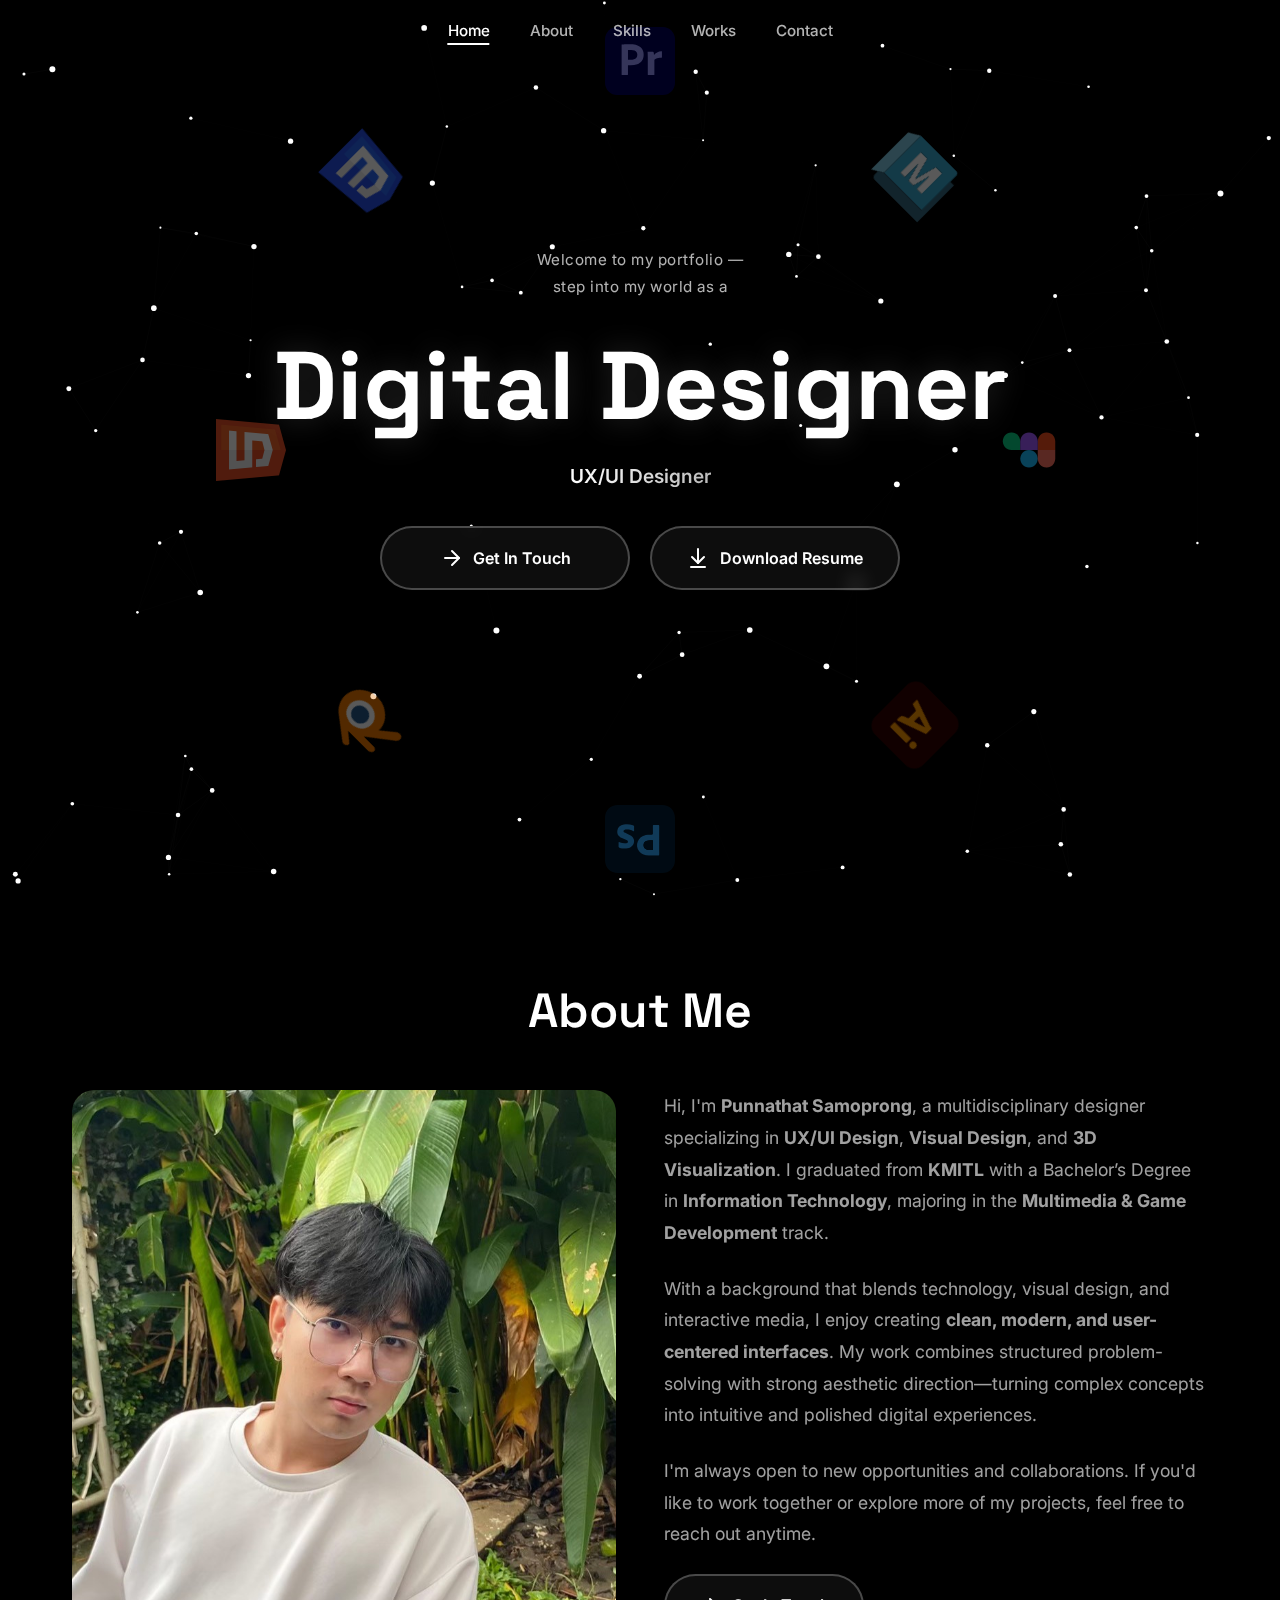
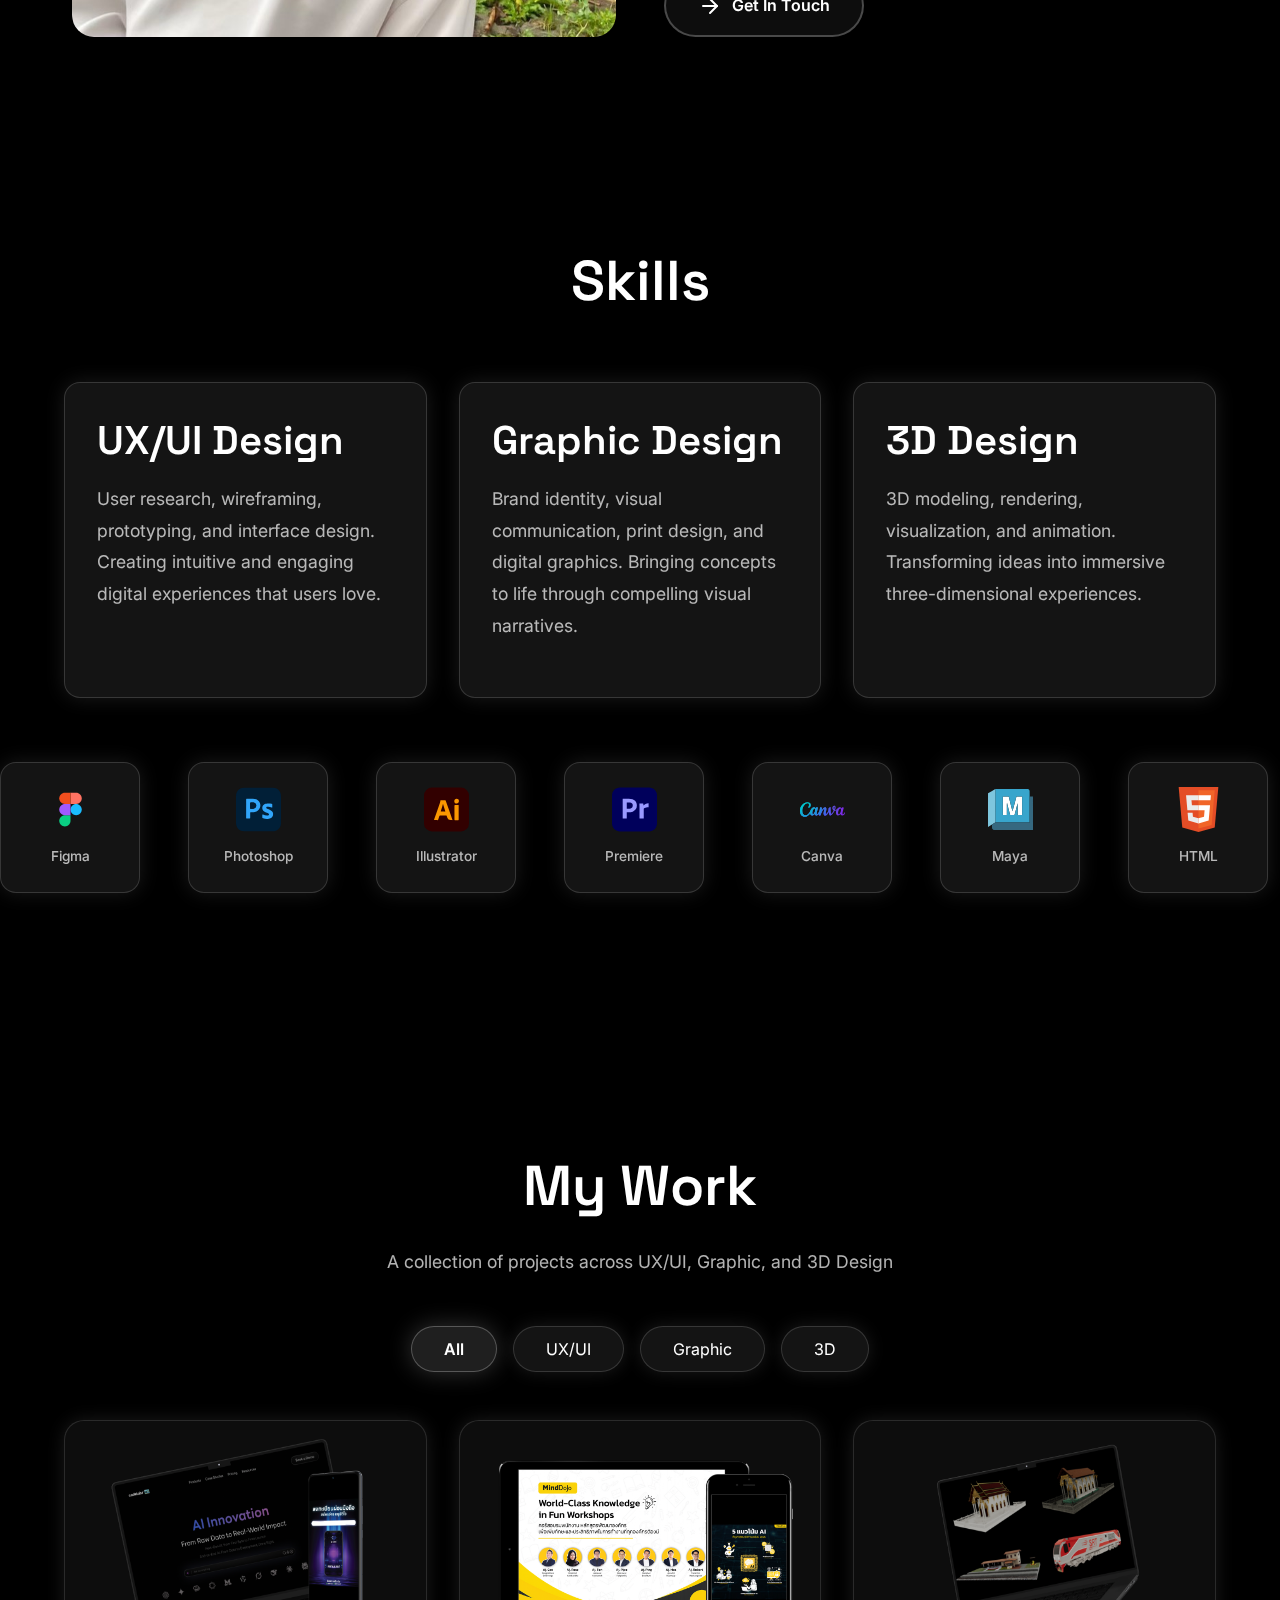
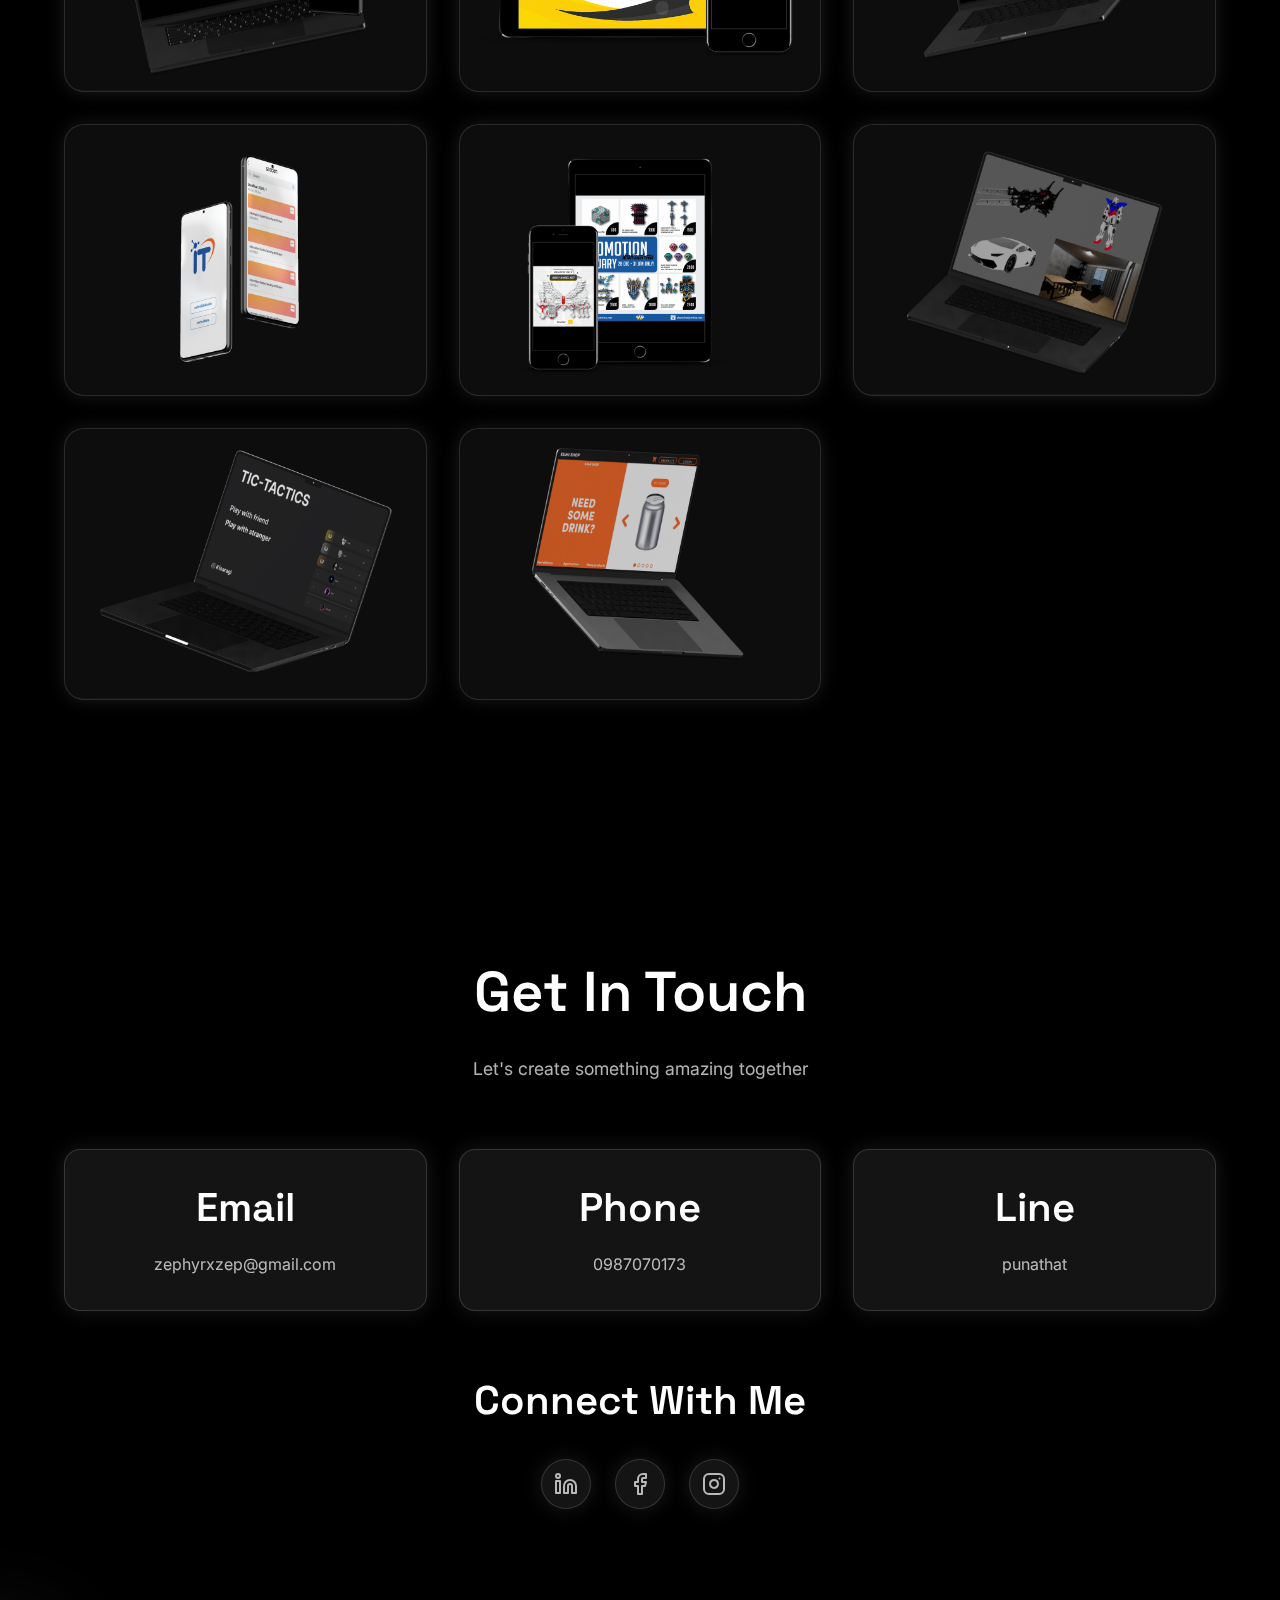
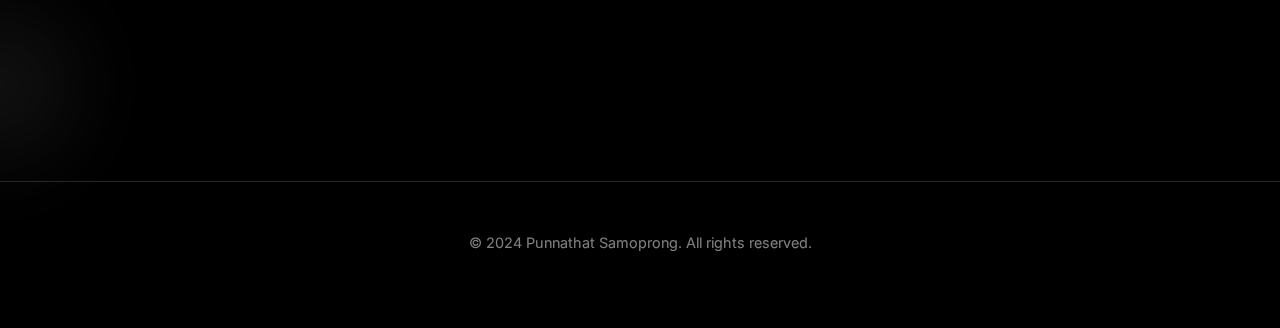
<file: index.html>
<!DOCTYPE html>
<html lang="en">
<head>
    <meta charset="UTF-8">
    <meta name="viewport" content="width=device-width, initial-scale=1.0">
    <meta name="description" content="Punnathat Samoprong - Multidisciplinary Designer specializing in UX/UI, Graphic, and 3D Design">
    <title>Punnathat Samoprong — Digital Designer Portfolio
    </title>
    <link rel="icon" type="image/x-icon" href="assets/favicon/favicon.ico">
    <link rel="apple-touch-icon" href="assets/favicon/apple-touch-icon.png">
    <link rel="icon" type="image/png" href="assets/favicon/favicon-32x32.png" sizes="32x32">
    <link rel="icon" type="image/png" href="assets/favicon/favicon-16x16.png" sizes="16x16">
    <link rel="stylesheet" href="css/styles.css">
</head>
<body>
    <!-- Particle Background Canvas -->
    <canvas id="particle-canvas"></canvas>

    <!-- Navigation -->
    <nav>
        <div class="nav-container">
            <ul class="nav-links">
                <li><a href="#hero">Home</a></li>
                <li><a href="#about-me">About</a></li>
                <li><a href="#skills">Skills</a></li>
                <li><a href="#portfolio">Works</a></li>
                <li><a href="#contact">Contact</a></li>
            </ul>
        </div>
    </nav>

    <!-- Main Content -->
    <main>
        <!-- Hero Section -->
        <section id="hero" class="hero">
            <div class="hero-glass-panel">
                <p class="hero-intro">Welcome to my portfolio — <br class="mobile-break">step into my world as a</p>
                <h1 class="hero-title">Digital Designer</h1>
                <p class="hero-subtitle">
                    <span id="dynamic-text"></span>
                </p>
                <div class="hero-buttons">
                    <a href="#contact" class="hero-btn">
                        <svg xmlns="http://www.w3.org/2000/svg" width="24" height="24" viewBox="0 0 24 24" fill="none" stroke="currentColor" stroke-width="2" stroke-linecap="round" stroke-linejoin="round" class="lucide lucide-arrow-right-icon lucide-arrow-right"><path d="M5 12h14"/><path d="m12 5 7 7-7 7"/></svg>
                        Get In Touch
                    </a>
                    <a href="assets/pdf/Punnathat_Samoprong_Resume_Formal.pdf" class="hero-btn" target="_blank">
                        <svg xmlns="http://www.w3.org/2000/svg" width="24" height="24" viewBox="0 0 24 24" fill="none" stroke="currentColor" stroke-width="2" stroke-linecap="round" stroke-linejoin="round" class="lucide lucide-arrow-down-to-line-icon lucide-arrow-down-to-line"><path d="M12 17V3"/><path d="m6 11 6 6 6-6"/><path d="M19 21H5"/></svg>
                        Download Resume
                    </a>
                
                </div>
                
            </div>
            <div class="hero-orbit">
                <div class="orbit-rotate">
                    <!-- <div class="orbit-circle"></div> -->
            
                    <!-- ไอคอน 8 อัน -->
                    <img src="assets/svg/figma-icon.svg" class="orbit-icon">
                    <img src="assets/svg/ai-icon.svg" class="orbit-icon">
                    <img src="assets/svg/ps-icon.svg" class="orbit-icon">
                    <img src="assets/svg/blender-icon.svg" class="orbit-icon">
                    <img src="assets/svg/html-icon.svg" class="orbit-icon">
                    <img src="assets/svg/css-icon.svg" class="orbit-icon">
                    <img src="assets/svg/pr-icon.svg" class="orbit-icon">
                    <img src="assets/svg/maya-icon.svg" class="orbit-icon">
                </div>
            </div>
            <!-- <div class="hero-effects">
                <div class="hero-spotlight"></div>
                <div class="hero-orbit-glow"></div>
            </div> -->

                        
            
            
        </section>

<!-- About Me Section -->
<section id="about-me" class="about-me-section">

    <!-- Title Center -->
    <h2 class="about-title">About Me</h2>

    <div class="about-flex">
        <!-- Left Image -->
        <div class="about-img">
            <img src="assets/img/me.jpg" alt="Portrait">
        </div>

        <!-- Right Text -->
        <div class="about-text">
            <p>
                Hi, I'm <strong>Punnathat Samoprong</strong>, a multidisciplinary designer specializing in 
                <strong>UX/UI Design</strong>, <strong>Visual Design</strong>, and <strong>3D Visualization</strong>.
                I graduated from <strong>KMITL</strong> with a Bachelor’s Degree in 
                <strong>Information Technology</strong>, majoring in the 
                <strong>Multimedia & Game Development</strong> track.
            </p>

            <p>
                With a background that blends technology, visual design, and interactive media, 
                I enjoy creating <strong>clean, modern, and user-centered interfaces</strong>. 
                My work combines structured problem-solving with strong aesthetic direction—turning complex 
                concepts into intuitive and polished digital experiences.
            </p>

            <p>
                I'm always open to new opportunities and collaborations. If you'd like to work together or explore more of my projects, feel free to reach out anytime.
            </p>

            <!-- Button Under Text -->
            <a href="#contact" class="about-btn">
                <svg xmlns="http://www.w3.org/2000/svg" width="24" height="24" viewBox="0 0 24 24" fill="none" stroke="currentColor" stroke-width="2" stroke-linecap="round" stroke-linejoin="round" class="lucide lucide-arrow-right-icon lucide-arrow-right"><path d="M5 12h14"/><path d="m12 5 7 7-7 7"/></svg>
                Get In Touch
            </a>
        </div>
    </div>
</section>

        

        <!-- About Section -->
        <!-- <section id="about" class="section">
            <div class="container">
                <div class="bio-section">
                    <h2>Hello, I'm Punnathat</h2>
                    <p>
                        I'm a multidisciplinary designer passionate about creating meaningful digital experiences. 
                        With expertise spanning UX/UI design, graphic design, and 3D visualization, I bring a 
                        unique perspective to every project. My work is driven by a commitment to user-centered 
                        design, aesthetic excellence, and innovative problem-solving.
                    </p>
                    <p>
                        Whether I'm designing intuitive interfaces, crafting compelling visual identities, or 
                        bringing concepts to life in three dimensions, I approach each challenge with curiosity, 
                        creativity, and attention to detail.
                    </p>
                    <p>
                        I combine strategic thinking with creative execution. My multidisciplinary background 
                        allows me to see projects from multiple angles, ensuring cohesive and impactful 
                        solutions. I'm not just a designer—I'm a problem solver who understands both the 
                        technical and aesthetic aspects of digital design.
                    </p>
                    <p>
                        Collaboration is at the heart of my process. I work closely with clients and teams to 
                        understand goals, constraints, and opportunities, translating complex requirements 
                        into elegant, user-friendly designs.
                    </p>
                </div>
            </div>
        </section> -->

        <!-- Skills Section -->
        <section id="skills" class="section">
            <div class="container">
                <h2 style="text-align: center; margin-bottom: 3rem;">Skills</h2>
                <div class="skills-grid">
                    <div class="skill-card">
                        <h3>UX/UI Design</h3>
                        <p>User research, wireframing, prototyping, and interface design. Creating intuitive and 
                        engaging digital experiences that users love.</p>
                    </div>
                    <div class="skill-card">
                        <h3>Graphic Design</h3>
                        <p>Brand identity, visual communication, print design, and digital graphics. Bringing 
                        concepts to life through compelling visual narratives.</p>
                    </div>
                    <div class="skill-card">
                        <h3>3D Design</h3>
                        <p>3D modeling, rendering, visualization, and animation. Transforming ideas into 
                        immersive three-dimensional experiences.</p>
                    </div>
                </div>
            </div>
            <div class="marquee-row-container">
                <!-- Row 1: Left to Right -->
                <div class="marquee-container">
                    <div class="marquee-track marquee-ltr">
                        <div class="marquee-item">
                            <div class="tech-card">
                                <img class="tech-icon" src="assets/svg/figma-icon.svg">
                                <span class="tech-name">Figma</span>
                            </div>
                        </div>
                        <div class="marquee-item">
                            <div class="tech-card">
                                <img class="tech-icon" src="assets/svg/ps-icon.svg">
                                <span class="tech-name">Photoshop</span>
                            </div>
                        </div>
                        <div class="marquee-item">
                            <div class="tech-card">
                                <img class="tech-icon" src="assets/svg/ai-icon.svg">
                                <span class="tech-name">Illustrator</span>
                            </div>
                        </div>
                        <div class="marquee-item">
                            <div class="tech-card">
                                <img class="tech-icon" src="assets/svg/pr-icon.svg">
                                <span class="tech-name">Premiere</span>
                            </div>
                        </div>
                        <div class="marquee-item">
                            <div class="tech-card">
                                <img class="tech-icon" src="assets/svg/canva-icon.svg">
                                <span class="tech-name">Canva</span>
                            </div>
                        </div>
                        <div class="marquee-item">
                            <div class="tech-card">
                                <img class="tech-icon" src="assets/svg/maya-icon.svg">
                                <span class="tech-name">Maya</span>
                            </div>
                        </div>
                        <div class="marquee-item">
                            <div class="tech-card">
                                <img class="tech-icon" src="assets/svg/html-icon.svg">
                                <span class="tech-name">HTML</span>
                            </div>
                        </div>
                        <div class="marquee-item">
                            <div class="tech-card">
                                <img class="tech-icon" src="assets/svg/css-icon.svg">
                                <span class="tech-name">CSS</span>
                            </div>
                        </div>
                        <!-- Duplicate for seamless loop -->
                    </div>
                </div>
                <!-- Row 2: Right to Left -->
                <!-- <div class="marquee-container">
                    <div class="marquee-track marquee-rtl">
                        <div class="marquee-item">
                            <div class="tech-card">
                                <img class="tech-icon" src="assets/svg/figma-icon.svg">
                                <span class="tech-name">Figma</span>
                            </div>
                        </div>
                        <div class="marquee-item">
                            <div class="tech-card">
                                <img class="tech-icon" src="assets/svg/ps-icon.svg">
                                <span class="tech-name">Photoshop</span>
                            </div>
                        </div>
                        <div class="marquee-item">
                            <div class="tech-card">
                                <img class="tech-icon" src="assets/svg/ai-icon.svg">
                                <span class="tech-name">Illustrator</span>
                            </div>
                        </div>
                        <div class="marquee-item">
                            <div class="tech-card">
                                <img class="tech-icon" src="assets/svg/pr-icon.svg">
                                <span class="tech-name">Premiere</span>
                            </div>
                        </div>
                        <div class="marquee-item">
                            <div class="tech-card">
                                <img class="tech-icon" src="assets/svg/canva-icon.svg">
                                <span class="tech-name">Canva</span>
                            </div>
                        </div>
                        <div class="marquee-item">
                            <div class="tech-card">
                                <img class="tech-icon" src="assets/svg/maya-icon.svg">
                                <span class="tech-name">Maya</span>
                            </div>
                        </div>
                        <div class="marquee-item">
                            <div class="tech-card">
                                <img class="tech-icon" src="assets/svg/html-icon.svg">
                                <span class="tech-name">HTML</span>
                            </div>
                        </div>
                        <div class="marquee-item">
                            <div class="tech-card">
                                <img class="tech-icon" src="assets/svg/css-icon.svg">
                                <span class="tech-name">CSS</span>
                            </div>
                        </div>
                    </div>
                </div> -->
                <!-- Row 3: Left to Right -->
                <!-- <div class="marquee-container">
                    <div class="marquee-track marquee-ltr">
                        <div class="marquee-item">
                            <div class="tech-card">
                                <img class="tech-icon" src="assets/svg/figma-icon.svg">
                                <span class="tech-name">Figma</span>
                            </div>
                        </div>
                        <div class="marquee-item">
                            <div class="tech-card">
                                <img class="tech-icon" src="assets/svg/ps-icon.svg">
                                <span class="tech-name">Photoshop</span>
                            </div>
                        </div>
                        <div class="marquee-item">
                            <div class="tech-card">
                                <img class="tech-icon" src="assets/svg/ai-icon.svg">
                                <span class="tech-name">Illustrator</span>
                            </div>
                        </div>
                        <div class="marquee-item">
                            <div class="tech-card">
                                <img class="tech-icon" src="assets/svg/pr-icon.svg">
                                <span class="tech-name">Premiere</span>
                            </div>
                        </div>
                        <div class="marquee-item">
                            <div class="tech-card">
                                <img class="tech-icon" src="assets/svg/canva-icon.svg">
                                <span class="tech-name">Canva</span>
                            </div>
                        </div>
                        <div class="marquee-item">
                            <div class="tech-card">
                                <img class="tech-icon" src="assets/svg/maya-icon.svg">
                                <span class="tech-name">Maya</span>
                            </div>
                        </div>
                        <div class="marquee-item">
                            <div class="tech-card">
                                <img class="tech-icon" src="assets/svg/html-icon.svg">
                                <span class="tech-name">HTML</span>
                            </div>
                        </div>
                        <div class="marquee-item">
                            <div class="tech-card">
                                <img class="tech-icon" src="assets/svg/css-icon.svg">
                                <span class="tech-name">CSS</span>
                            </div>
                        </div>
                    </div>
                </div> -->
            </div>
        </section>

        <!-- Tech Stack Marquee -->
        <!-- <section class="tech-marquee-section">
            
        </section> -->

        <!-- Portfolio Section -->
        <section id="portfolio" class="section">
            <div class="container">
                <div style="text-align: center; margin-bottom: 3rem;">
                    <h2>My Work</h2>
                    <p class="subtitle" style="margin-top: 1rem;">A collection of projects across UX/UI, Graphic, and 3D Design</p>
                </div>

                <!-- Filter Buttons -->
                <div class="filter-buttons">
                    <button class="filter-btn active" data-filter="all">All</button>
                    <button class="filter-btn" data-filter="uxui">UX/UI</button>
                    <button class="filter-btn" data-filter="graphic">Graphic</button>
                    <button class="filter-btn" data-filter="3d">3D</button>
                </div>

                <!-- Portfolio Grid -->
                <div class="portfolio-grid">
                    <div class="portfolio-item" data-category="uxui" onclick="window.location.href='project-codelabs.html'">
                        <img class="portfolio-thumb" src="assets/img/codelabs.png">
                        <div class="portfolio-item-info">
                            <h3>Codelabs Tech Co., Ltd.</h3>
                            <span class="category">UX/UI & Graphic Design Works</span>
                        </div>
                    </div>

                    <div class="portfolio-item" data-category="graphic" onclick="window.location.href='project-minddojo.html'">
                        <!-- <div class="portfolio-item-placeholder">
                            Graphic Project 1
                        </div> -->
                        <img class="portfolio-thumb" src="assets/img/minddojo.png">
                        <div class="portfolio-item-info">
                            <h3>MindDojo</h3>
                            <span class="category">Graphic Design for Corporate Events & Media</span>
                        </div>
                    </div>

                    <div class="portfolio-item" data-category="3d" onclick="window.location.href='project-horklong.html'">
                        <img class="portfolio-thumb" src="assets/img/horklong.png">
                        <div class="portfolio-item-info">
                            <h3>Hoklong Metaverse</h3>
                            <span class="category">3D Modeling for Metaverse Tourism</span>
                        </div>
                    </div>

                    <div class="portfolio-item" data-category="uxui" onclick="window.location.href='project-ta.html'">
                        <img class="portfolio-thumb" src="assets/img/ta.png">
                        <div class="portfolio-item-info">
                            <h3>TA Recruitment</h3>
                            <span class="category">Mobile App UX/UI & Wireframe Design</span>
                        </div>
                    </div>

                    <div class="portfolio-item" data-category="graphic" onclick="window.location.href='project-freelance-gp.html'">
                        <img class="portfolio-thumb" src="assets/img/gp.png">
                        <div class="portfolio-item-info">
                            <h3>Freelance Graphic Design</h3>
                            <span class="category">Artwork Design for Game Promotions & Events</span>
                        </div>
                    </div>

                    <div class="portfolio-item" data-category="3d" onclick="window.location.href='project-3d-project.html'">
                        <img class="portfolio-thumb" src="assets/img/3d.png">
                        <div class="portfolio-item-info">
                            <h3>University 3D Project</h3>
                            <span class="category">3D Modeling & Asset Design</span>
                        </div>
                    </div>

                    <div class="portfolio-item" data-category="uxui" onclick="window.location.href='project-ttt.html'">
                        <img class="portfolio-thumb" src="assets/img/ttt.png">
                        <div class="portfolio-item-info">
                            <h3>TIC-TACTICS</h3>
                            <span class="category">Game Website UI/UX Design</span>
                        </div>
                    </div>

                    <div class="portfolio-item" data-category="uxui" onclick="window.location.href='project-kumi.html'">
                        <img class="portfolio-thumb" src="assets/img/kumishop.png">
                        <div class="portfolio-item-info">
                            <h3>Kumi Shop</h3>
                            <span class="category">E-commerce Website UX/UI Design</span>
                        </div>
                    </div>
                </div>
            </div>
        </section>

        <!-- Contact Section -->
        <section id="contact" class="section">
            <div class="container">
                <div style="text-align: center; margin-bottom: 3rem;">
                    <h2>Get In Touch</h2>
                    <p class="subtitle" style="margin-top: 1rem;">Let's create something amazing together</p>
                </div>

                <!-- Contact Info Cards -->
                <div class="contact-info">
                    <div class="contact-card" target="_blank">
                        <h3>Email</h3>
                        <a href="mailto:zephyrxzep@gmail.com">zephyrxzep@gmail.com</a>
                    </div>
                    <div class="contact-card" target="_blank">
                        <h3>Phone</h3>
                        <a href="tel:0987070173">0987070173</a>
                    </div>
                    <div class="contact-card" target="_blank">
                        <h3>Line</h3>
                        <a href="https://line.me/ti/p/KUmvRwkEm7">punathat</a>
                    </div>
                </div>

                <!-- Social Links -->
                <div style="text-align: center; margin: 3rem 0;">
                    <h3 style="margin-bottom: 1.5rem; color: var(--accent-color);">Connect With Me</h3>
                    <div class="social-links">
                        <a href="https://www.linkedin.com/in/punnathat-samoprong" target="_blank" class="social-link" aria-label="LinkedIn">
                            <svg xmlns="http://www.w3.org/2000/svg" width="24" height="24" viewBox="0 0 24 24" fill="none" stroke="currentColor" stroke-width="2" stroke-linecap="round" stroke-linejoin="round" class="lucide lucide-linkedin-icon lucide-linkedin"><path d="M16 8a6 6 0 0 1 6 6v7h-4v-7a2 2 0 0 0-2-2 2 2 0 0 0-2 2v7h-4v-7a6 6 0 0 1 6-6z"/><rect width="4" height="12" x="2" y="9"/><circle cx="4" cy="4" r="2"/></svg>
                        </a>
                        <a href="https://www.facebook.com/punnathat.nu/" target="_blank" class="social-link" aria-label="Facebook">
                            <svg xmlns="http://www.w3.org/2000/svg" width="24" height="24" viewBox="0 0 24 24" fill="none" stroke="currentColor" stroke-width="2" stroke-linecap="round" stroke-linejoin="round" class="lucide lucide-facebook-icon lucide-facebook"><path d="M18 2h-3a5 5 0 0 0-5 5v3H7v4h3v8h4v-8h3l1-4h-4V7a1 1 0 0 1 1-1h3z"/></svg>
                        </a>
                        <a href="https://www.instagram.com/its.nu_?igsh=MTc4bGt2YjlkMml4eg%3D%3D&utm_source=qr" class="social-link" target="_blank" aria-label="Instagram">
                            <svg xmlns="http://www.w3.org/2000/svg" width="24" height="24" viewBox="0 0 24 24" fill="none" stroke="currentColor" stroke-width="2" stroke-linecap="round" stroke-linejoin="round" class="lucide lucide-instagram-icon lucide-instagram"><rect width="20" height="20" x="2" y="2" rx="5" ry="5"/><path d="M16 11.37A4 4 0 1 1 12.63 8 4 4 0 0 1 16 11.37z"/><line x1="17.5" x2="17.51" y1="6.5" y2="6.5"/></svg>
                        </a>
                        
                    </div>
                </div>

                <!-- Contact Form -->
                <!-- <form class="contact-form">
                    <div class="form-group">
                        <label for="name">Name</label>
                        <input type="text" id="name" name="name" required>
                    </div>
                    <div class="form-group">
                        <label for="email">Email</label>
                        <input type="email" id="email" name="email" required>
                    </div>
                    <div class="form-group">
                        <label for="subject">Subject</label>
                        <input type="text" id="subject" name="subject" required>
                    </div>
                    <div class="form-group">
                        <label for="message">Message</label>
                        <textarea id="message" name="message" required></textarea>
                    </div>
                    <div style="text-align: center;">
                        <button type="submit" class="btn btn-primary">Send Message</button>
                    </div>
                </form> -->
            </div>
        </section>
        <div id="cursor-glow"></div>
    </main>

    <!-- Footer -->
    <footer>
        <p>&copy; 2024 Punnathat Samoprong. All rights reserved.</p>
    </footer>

    <script src="js/script.js"></script>

</body>
</html>
</file>
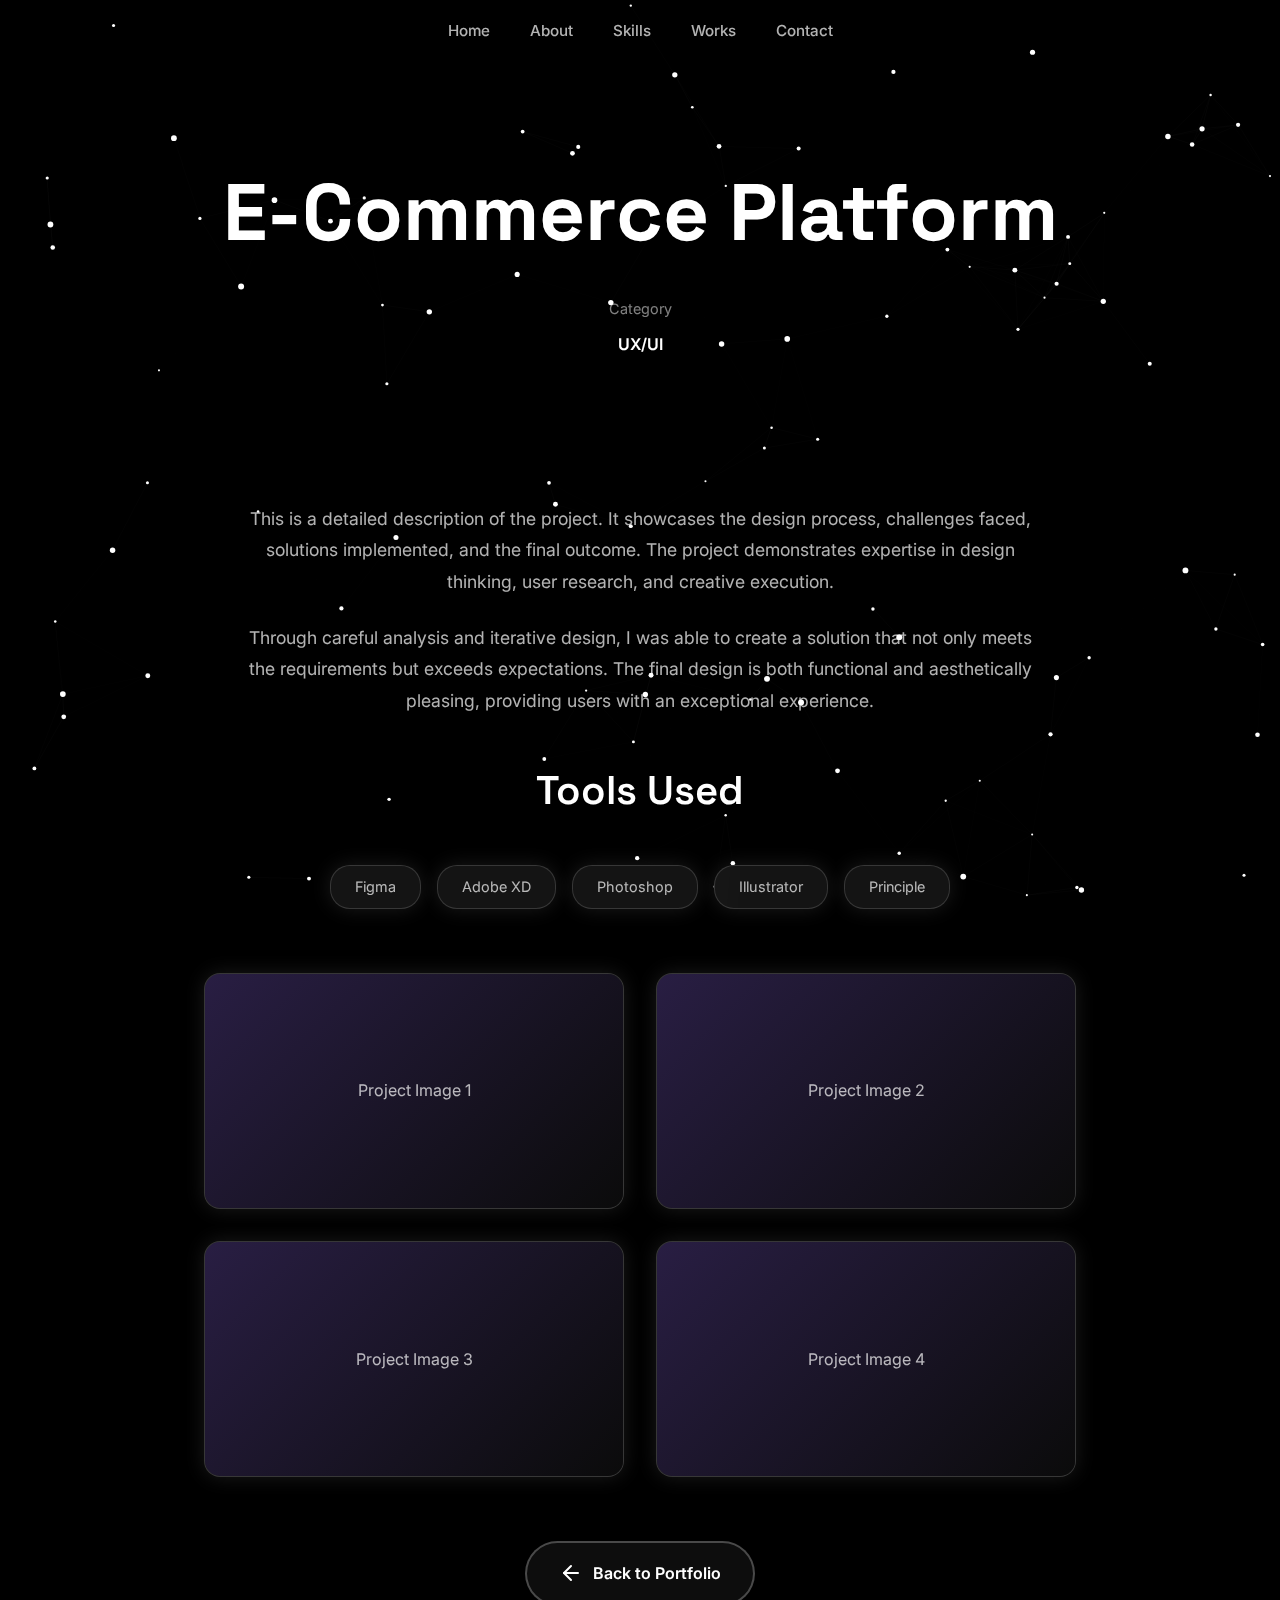
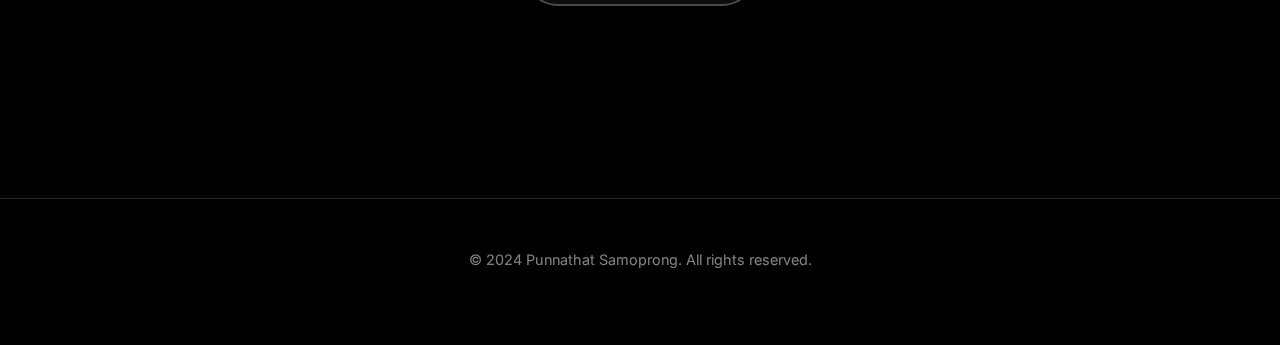
<file: project.html>
<!DOCTYPE html>
<html lang="en">
<head>
    <meta charset="UTF-8">
    <meta name="viewport" content="width=device-width, initial-scale=1.0">
    <meta name="description" content="Project Details - Punnathat Samoprong">
    <title>Punnathat Samoprong — Digital Designer Portfolio
    </title>


    <link rel="stylesheet" href="css/styles.css">
</head>
<body>
    <!-- Particle Background Canvas -->
    <canvas id="particle-canvas"></canvas>

    <!-- Navigation -->
    <nav>
        <div class="nav-container">
            <ul class="nav-links">
                <li><a href="index.html#hero">Home</a></li>
                <li><a href="index.html#about">About</a></li>
                <li><a href="index.html#skills">Skills</a></li>
                <li><a href="index.html#portfolio">Works</a></li>
                <li><a href="index.html#contact">Contact</a></li>
            </ul>
        </div>
    </nav>

    <!-- Main Content -->
    <main>
        <!-- Project Header -->
        <section class="project-header">
            <h1 id="project-title">Project Title</h1>
            <div class="project-meta">
                <div class="meta-item">
                    <label>Category</label>
                    <span id="project-category">UX/UI</span>
                </div>
            </div>
        </section>

        <!-- Project Content -->
        <section class="project-content">
            <div class="project-description">
                <p>
                    This is a detailed description of the project. It showcases the design process, 
                    challenges faced, solutions implemented, and the final outcome. The project 
                    demonstrates expertise in design thinking, user research, and creative execution.
                </p>
                <p>
                    Through careful analysis and iterative design, I was able to create a solution 
                    that not only meets the requirements but exceeds expectations. The final design 
                    is both functional and aesthetically pleasing, providing users with an 
                    exceptional experience.
                </p>
            </div>

            <!-- Tools Used -->
            <div>
                <h3 style="text-align: center; margin-bottom: 1.5rem; color: var(--accent-color);">Tools Used</h3>
                <div class="project-tools">
                    <span class="tool-tag">Figma</span>
                    <span class="tool-tag">Adobe XD</span>
                    <span class="tool-tag">Photoshop</span>
                    <span class="tool-tag">Illustrator</span>
                    <span class="tool-tag">Principle</span>
                </div>
            </div>

            <!-- Project Gallery -->
            <div class="project-gallery">
                <div class="gallery-item">
                    <div style="width: 100%; height: 100%; background: linear-gradient(135deg, rgba(123, 69, 255, 0.2) 0%, rgba(10, 10, 10, 0.9) 100%); display: flex; align-items: center; justify-content: center; color: var(--text-secondary);">
                        Project Image 1
                    </div>
                </div>
                <div class="gallery-item">
                    <div style="width: 100%; height: 100%; background: linear-gradient(135deg, rgba(123, 69, 255, 0.2) 0%, rgba(10, 10, 10, 0.9) 100%); display: flex; align-items: center; justify-content: center; color: var(--text-secondary);">
                        Project Image 2
                    </div>
                </div>
                <div class="gallery-item">
                    <div style="width: 100%; height: 100%; background: linear-gradient(135deg, rgba(123, 69, 255, 0.2) 0%, rgba(10, 10, 10, 0.9) 100%); display: flex; align-items: center; justify-content: center; color: var(--text-secondary);">
                        Project Image 3
                    </div>
                </div>
                <div class="gallery-item">
                    <div style="width: 100%; height: 100%; background: linear-gradient(135deg, rgba(123, 69, 255, 0.2) 0%, rgba(10, 10, 10, 0.9) 100%); display: flex; align-items: center; justify-content: center; color: var(--text-secondary);">
                        Project Image 4
                    </div>
                </div>
            </div>

            <!-- Back Button -->
            <div style="text-align: center; margin-top: 4rem;">
                <a href="index.html#portfolio" class="back-btn">
                    <svg xmlns="http://www.w3.org/2000/svg" width="24" height="24" viewBox="0 0 24 24" fill="none" stroke="currentColor" stroke-width="2" stroke-linecap="round" stroke-linejoin="round" class="lucide lucide-arrow-left-icon lucide-arrow-left"><path d="m12 19-7-7 7-7"/><path d="M19 12H5"/></svg>
                    Back to Portfolio
                </a>
            </div>
        </section>
    </main>

    <!-- Footer -->
    <footer>
        <p>&copy; 2024 Punnathat Samoprong. All rights reserved.</p>
    </footer>

    <script src="js/script.js"></script>
    <script>
        // Simple project data loader (can be enhanced with actual data)
        const urlParams = new URLSearchParams(window.location.search);
        const projectId = urlParams.get('id') || '1';
        
        // You can expand this with actual project data
        const projects = {
            '1': { title: 'E-Commerce Platform', category: 'UX/UI'},
            '2': { title: 'Brand Identity Design', category: 'Graphic'},
            '3': { title: '3D Visualization', category: '3D'},
            '4': { title: 'Mobile App Design', category: 'UX/UI'},
            '5': { title: 'Poster Design Series', category: 'Graphic'},
            '6': { title: 'Product Rendering', category: '3D'},
            '7': { title: 'Dashboard Design', category: 'UX/UI'},
            '8': { title: 'Logo Design Collection', category: 'Graphic'},
            '9': { title: 'Architectural Visualization', category: '3D'}
        };
        
        const project = projects[projectId] || projects['1'];
        
        document.getElementById('project-title').textContent = project.title;
        document.getElementById('project-category').textContent = project.category;
        document.getElementById('project-year').textContent = project.year;
        document.getElementById('project-client').textContent = project.client;
    </script>
</body>
</html>
</file>
<file: css/styles.css>
/* ============================================
   Dark Futuristic Portfolio Styles
   ============================================ */

@import url('https://fonts.googleapis.com/css2?family=Space+Grotesk:wght@300;400;500;600;700&family=Inter:wght@300;400;500;600;700&display=swap');

/* ============================================
   CSS Variables & Reset
   ============================================ */

:root {
  --base-color: #000000;
  --accent-color: #FFFFFF;
  --text-primary: #FFFFFF;
  --text-secondary: rgba(255, 255, 255, 0.7);
  --text-tertiary: rgba(255, 255, 255, 0.5);
  --font-heading: 'Space Grotesk', sans-serif;
  --font-body: 'Inter', sans-serif;
  --transition: all 0.3s cubic-bezier(0.4, 0, 0.2, 1);
  --glass-bg: rgba(255, 255, 255, 0.08);
  --glass-border: rgba(255, 255, 255, 0.15);
  --glass-shadow: 0 0 20px rgba(255, 255, 255, 0.1);
  --glass-hover-shadow: 0 0 12px rgba(255, 255, 255, 0.25);
}

* {
  margin: 0;
  padding: 0;
  box-sizing: border-box;
}

html {
  scroll-behavior: smooth;
}

body {
  font-family: var(--font-body);
  background-color: var(--base-color);
  color: var(--text-primary);
  line-height: 1.8;
  overflow-x: hidden;
  position: relative;
}

/* ============================================
   Particle Background Canvas
   ============================================ */

#particle-canvas {
  position: fixed;
  top: 0;
  left: 0;
  width: 100%;
  height: 100%;
  z-index: 0;
  pointer-events: none;
}

/* ============================================
   Typography
   ============================================ */

h1, h2, h3, h4, h5, h6 {
  font-family: var(--font-heading);
  font-weight: 600;
  line-height: 1.3;
  margin-bottom: 1.5rem;
  color: var(--text-primary);
}

h1 {
  font-size: clamp(2.5rem, 8vw, 5rem);
  font-weight: 700;
}

h2 {
  font-size: clamp(2rem, 5vw, 3.5rem);
}

h3 {
  font-size: clamp(1.5rem, 4vw, 2.5rem);
}

h4 {
  font-size: clamp(1.25rem, 3vw, 1.75rem);
}

p {
  color: var(--text-secondary);
  font-size: 1.1rem;
  margin-bottom: 1.5rem;
  line-height: 1.8;
}

/* ============================================
   Navigation
   ============================================ */

nav {
    position: fixed;
    top: 0;
    left: 50%;                /* ดึง midpoint */
    transform: translateX(-50%); /* ดึงให้ตรงกลาง */
    width: fit-content;
    padding: 1rem 2.2rem;
    z-index: 1000;
    /* backdrop-filter: blur(20px); */
}


.nav-container {
  width: fit-content;     /* เดิมกินเต็ม ทำให้เด้ง */
  margin: 0 auto;         /* จัดกลาง */
  display: flex;
  justify-content: center;
  align-items: center;
}



.nav-links {
  display: flex;
  gap: 2.5rem;
  list-style: none;
}

.nav-links a {
  color: var(--text-secondary);
  text-decoration: none;
  font-weight: 500;
  font-size: 0.95rem;
  transition: var(--transition);
  position: relative;
}

.nav-links a::after {
  content: '';
  position: absolute;
  bottom: -5px;
  left: 0;
  width: 0;
  height: 2px;
  background: var(--accent-color);
  transition: var(--transition);
}

.nav-links a:hover {
  color: var(--text-primary);
}

.nav-links a:hover::after {
  width: 100%;
}

.nav-links a.active {
  color: var(--accent-color);
}

.nav-links a.active::after {
  width: 100%;
}

/* Default black nav */
nav {
  transition: all 0.35s ease-in-out;
  /* transition: none; */
}

/* Glass nav when scrolled */
nav.scrolled {
  position: fixed;
  top: 1rem;
  left: 50%;
  transform: translateX(-50%);
  background: rgba(255, 255, 255, 0.06);
  backdrop-filter: blur(22px);
  border: 1px solid rgba(255, 255, 255, 0.18);
  box-shadow: 0 15px 40px rgba(0, 0, 0, 0.45);
  padding: 1rem 2.2rem;
  width: fit-content;
  border-radius: 50px; /* <<< capsule shape */
  z-index: 999;
}

/* ============================================
   Main Content Wrapper
   ============================================ */

main {
  position: relative;
  z-index: 1;
  min-height: 100vh;
}

.container {
  max-width: 1400px;
  margin: 0 auto;
  padding: 0 5%;
}

.section {
  padding: 8rem 0;
}

.container {
  position: relative;
}

/* ============================================
   Hero Section (Home)
   ============================================ */

.hero {
  min-height: 100vh;
  display: flex;
  flex-direction: column;
  justify-content: center;
  align-items: center;
  text-align: center;
  padding: 0rem 5% 4rem;
  position: relative;
}

/* .hero-glass-panel {
  backdrop-filter: blur(30px);
  background: rgba(255, 255, 255, 0.05);
  border-radius: 24px;
  padding: 60px 80px;
  border: 1px solid rgba(255, 255, 255, 0.12);
  box-shadow: 0 0 20px rgba(255, 255, 255, 0.1);
  animation: heroFadeInScale 1s ease-out forwards;
} */

.hero-intro {
  font-size: 0.95rem;
  color: rgba(255, 255, 255, 0.7);
  margin-bottom: 1.5rem;
  font-weight: 400;
  letter-spacing: 0.5px;
  animation: fadeInUp 1s ease-out 0.2s both;
}

.hero-title {
  font-size: clamp(3rem, 10vw, 6rem);
  font-weight: 700;
  color: var(--text-primary);
  margin: 0;
  text-shadow: 0 0 30px rgba(255, 255, 255, 0.15);
  animation: fadeInUp 1s ease-out 0.4s both;
}

@keyframes heroFadeInScale {
  from {
    opacity: 0;
    transform: translateY(30px) scale(1);
  }
  to {
    opacity: 1;
    transform: translateY(0) scale(1.02);
  }
}
.hero-buttons {
  margin-top: 2rem;
  display: flex;
  gap: 1.2rem;
  justify-content: center;
}

/* Main button style */
.hero-btn {
  display: flex;
  align-items: center;
  justify-content: center;
  gap: 0.6rem;

  padding: 1rem 2rem;
  min-width: 250px;           /* ทำให้ขนาดเท่ากัน */
  border-radius: 50px;

  font-size: 1rem;
  font-weight: 600;
  text-decoration: none;

  background: rgba(255, 255, 255, 0.05);
  border: 2px solid rgba(255, 255, 255, 0.25);
  color: white;
  transition: 0.25s ease;
  backdrop-filter: blur(10px);
}

.hero-btn:hover {
  border-color: white;
  background: rgba(255, 255, 255, 0.12);
}

/* Icon size adjustment */
.hero-btn svg {
  margin-top: -1px;
}


/* ============================================
   Tech Stack Marquee
   ============================================ */

.tech-marquee-section {
  padding: 4rem 0;
  overflow: hidden;
  position: relative;
}

.marquee-row-container {
  display: flex;
  flex-direction: column;
  gap: 2rem;
}

.marquee-container {
  width: 100%;
  /* overflow: hidden; */
  position: relative;
}

.marquee-track {
  display: flex;
  gap: 3rem;
  width: fit-content;
  will-change: transform;
}

.marquee-track.marquee-ltr {
  animation: marquee-scroll-ltr 60s linear infinite;
}

.marquee-track.marquee-rtl {
  animation: marquee-scroll-rtl 60s linear infinite;
}

.marquee-item {
  display: flex;
  flex-direction: column;
  align-items: center;
  justify-content: center;
  min-width: 140px;
  transition: var(--transition);
  cursor: default;
}

.tech-card {
  display: flex;
  flex-direction: column;
  align-items: center;
  justify-content: center;
  gap: 0.75rem;
  padding: 1.5rem 2rem;
  background: var(--glass-bg);
  backdrop-filter: blur(20px);
  border: 1px solid var(--glass-border);
  border-radius: 16px;
  box-shadow: var(--glass-shadow);
  transition: var(--transition);
  width: 100%;
}

.tech-icon {
  width: 45px;
  height: 45px;
  color: var(--text-primary);
  transition: var(--transition);
  flex-shrink: 0;
}

.tech-name {
  font-size: 0.85rem;
  color: var(--text-secondary);
  font-weight: 500;
  transition: var(--transition);
  text-align: center;
}

.tech-card:hover {
  box-shadow: var(--glass-hover-shadow);
  transform: scale(1.04);
}

.tech-card:hover .tech-icon {
  color: var(--accent-color);
}

.tech-card:hover .tech-name {
  color: var(--accent-color);
}

@keyframes marquee-scroll-ltr {
  from {
    transform: translateX(0);
  }
  to {
    transform: translateX(-50%);
  }
}

@keyframes marquee-scroll-rtl {
  from {
    transform: translateX(-50%);
  }
  to {
    transform: translateX(0);
  }
}

/* Pause animation on hover for better UX */
.marquee-container:hover .marquee-track {
  animation-play-state: paused;
}

/* ============================================
   Buttons & CTAs
   ============================================ */

.btn {
  display: inline-block;
  padding: 1rem 2.5rem;
  font-family: var(--font-heading);
  font-size: 1rem;
  font-weight: 600;
  text-decoration: none;
  color: var(--text-primary);
  background: var(--glass-bg);
  backdrop-filter: blur(20px);
  border: 1px solid var(--glass-border);
  border-radius: 16px;
  box-shadow: var(--glass-shadow);
  cursor: pointer;
  transition: var(--transition);
  position: relative;
  overflow: hidden;
  animation: fadeInUp 1s ease-out 0.4s both;
}

.btn:hover {
  box-shadow: var(--glass-hover-shadow);
  transform: scale(1.04);
}

.btn-primary {
  background: var(--glass-bg);
  border: 1px solid var(--accent-color);
  color: var(--accent-color);
}

.btn-primary:hover {
  background: rgba(255, 255, 255, 0.1);
  box-shadow: var(--glass-hover-shadow);
}

/* ============================================
   Showcase Slider
   ============================================ */

.showcase {
  margin: 6rem 0;
  padding: 0 5%;
}

.showcase-slider {
  position: relative;
  max-width: 1200px;
  margin: 0 auto;
  overflow: hidden;
  border-radius: 16px;
  background: var(--glass-bg);
  backdrop-filter: blur(20px);
  border: 1px solid var(--glass-border);
  box-shadow: var(--glass-shadow);
}

.slider-track {
  display: flex;
  transition: transform 0.5s ease;
}

.slider-item {
  min-width: 100%;
  height: 500px;
  background: linear-gradient(135deg, rgba(255, 255, 255, 0.05) 0%, rgba(0, 0, 0, 0.9) 100%);
  display: flex;
  align-items: center;
  justify-content: center;
  color: var(--text-secondary);
  font-size: 1.2rem;
}

.slider-item img {
  width: 100%;
  height: 100%;
  object-fit: cover;
}

.slider-nav {
  display: flex;
  justify-content: center;
  gap: 1rem;
  margin-top: 2rem;
}

.slider-dot {
  width: 12px;
  height: 12px;
  border-radius: 50%;
  background: var(--text-tertiary);
  border: none;
  cursor: pointer;
  transition: var(--transition);
}

.slider-dot.active {
  background: var(--accent-color);
  box-shadow: 0 0 8px rgba(255, 255, 255, 0.4);
  transform: scale(1.2);
}

/* ============================================
   About Me Section
   ============================================ */
.about-me-card {
    display: grid;
    grid-template-columns: 1fr 1.2fr;
    gap: 3rem;
    padding: 3rem;
    background: rgba(255, 255, 255, 0.05);
    border: 1px solid rgba(255, 255, 255, 0.12);
    border-radius: 24px;
    backdrop-filter: blur(20px);
    box-shadow: 0 0 20px rgba(255, 255, 255, 0.08);
}

.about-me-info p {
    color: rgba(255, 255, 255, 0.85);
    margin-bottom: 1.3rem;
    line-height: 1.75;
}

@media (max-width: 768px) {
    .about-me-card {
        grid-template-columns: 1fr;
        padding: 2rem;
    }
}

.about-me-section {
  padding: 80px 5%;
  position: relative;
}

.about-me-grid {
  display: grid;
  grid-template-columns: 1fr 1.2fr;
  gap: 4rem;
  align-items: center;
  max-width: 1200px;
  margin: 0 auto;
}

.about-me-image {
  width: 100%;
}

.about-me-image img {
  width: 100%;
  height: 100%;
  object-fit: cover;     /* ให้รูปเต็มกรอบ */
  border-radius: 25px;   /* มนเหมือนกล่องเดิม */
}

@media (max-width: 900px) {
  .about-me-card {
      flex-direction: column;
      text-align: center;
  }

  .about-me-image,
  .about-me-info {
      width: 100%;
  }
}

/* .portrait-placeholder {
  aspect-ratio: 4/5;
  background: rgba(255, 255, 255, 0.06);
  backdrop-filter: blur(20px);
  border-radius: 20px;
  border: 1px solid rgba(255, 255, 255, 0.15);
  box-shadow: 0 0 20px rgba(255, 255, 255, 0.1);
  display: flex;
  align-items: center;
  justify-content: center;
  transition: var(--transition);
  position: relative;
  overflow: hidden;
} */

.portrait-placeholder:hover {
  box-shadow: 0 0 30px rgba(255, 255, 255, 0.2);
  border-color: rgba(255, 255, 255, 0.25);
}

.portrait-text {
  color: rgba(255, 255, 255, 0.4);
  font-size: 1rem;
  font-weight: 500;
  letter-spacing: 1px;
}

.about-me-content {
  animation: fadeInRight 1s ease-out 0.3s both;
}

.about-me-text-panel {
  background: rgba(255, 255, 255, 0.05);
  backdrop-filter: blur(20px);
  border-radius: 20px;
  border: 1px solid rgba(255, 255, 255, 0.12);
  box-shadow: 0 0 20px rgba(255, 255, 255, 0.1);
  padding: 3rem;
}

.about-me-title {
  font-size: clamp(2rem, 5vw, 3rem);
  font-weight: 700;
  color: var(--text-primary);
  margin-bottom: 2rem;
}

.about-me-body {
  color: var(--text-primary);
}

.about-me-body p {
  font-size: 1.1rem;
  line-height: 1.8;
  margin-bottom: 1.5rem;
  color: rgba(255, 255, 255, 0.9);
}

.about-me-body p:last-child {
  margin-bottom: 0;
}

@keyframes fadeInRight {
  from {
    opacity: 0;
    transform: translateX(30px);
  }
  to {
    opacity: 1;
    transform: translateX(0);
  }
}

/* ============================================
   About Page
   ============================================ */

.about-hero {
  padding: 10rem 5% 4rem;
  text-align: center;
}

.bio-section {
  max-width: 800px;
  margin: 0 auto 6rem;
  text-align: center;
}

.bio-section p {
  font-size: 1.2rem;
  line-height: 1.8;
}

.skills-grid {
  display: grid;
  grid-template-columns: repeat(auto-fit, minmax(250px, 1fr));
  gap: 2rem;
  margin: 4rem 0;
}

.skill-card {
  background: var(--glass-bg);
  backdrop-filter: blur(20px);
  border: 1px solid var(--glass-border);
  border-radius: 16px;
  box-shadow: var(--glass-shadow);
  padding: 2rem;
  transition: var(--transition);
}

.skill-card:hover {
  box-shadow: var(--glass-hover-shadow);
  transform: scale(1.04);
}

.skill-card h3 {
  color: var(--accent-color);
  margin-bottom: 1rem;
}

.tools-list {
  display: flex;
  flex-wrap: wrap;
  gap: 1rem;
  margin: 2rem 0;
}

.tool-tag {
  padding: 0.5rem 1.5rem;
  background: var(--glass-bg);
  backdrop-filter: blur(20px);
  border: 1px solid var(--glass-border);
  border-radius: 20px;
  box-shadow: var(--glass-shadow);
  color: var(--text-secondary);
  font-size: 0.9rem;
  transition: var(--transition);
}

.tool-tag:hover {
  box-shadow: var(--glass-hover-shadow);
  transform: scale(1.04);
  color: var(--text-primary);
}

.experience-timeline {
  max-width: 900px;
  margin: 4rem auto;
  position: relative;
  padding-left: 3rem;
}

.experience-timeline::before {
  content: '';
  position: absolute;
  left: 0;
  top: 0;
  bottom: 0;
  width: 2px;
  background: linear-gradient(180deg, var(--accent-color) 0%, transparent 100%);
  opacity: 0.3;
}

.timeline-item {
  position: relative;
  margin-bottom: 3rem;
  padding-left: 3rem;
}

.timeline-item::before {
  content: '';
  position: absolute;
  left: -1.5rem;
  top: 0.5rem;
  width: 12px;
  height: 12px;
  border-radius: 50%;
  background: var(--accent-color);
  box-shadow: 0 0 12px rgba(255, 255, 255, 0.3);
}

.timeline-item h4 {
  color: var(--accent-color);
  margin-bottom: 0.5rem;
}

.timeline-item .date {
  color: var(--text-tertiary);
  font-size: 0.9rem;
  margin-bottom: 0.5rem;
}

/* ============================================
   Portfolio Page
   ============================================ */

/* Portfolio section styling is now handled by .section class */

.filter-buttons {
  display: flex;
  justify-content: center;
  gap: 1rem;
  margin: 2rem 0 0;
  flex-wrap: wrap;
}

.filter-btn {
  padding: 0.75rem 2rem;
  background: rgba(255, 255, 255, 0.08);
  backdrop-filter: blur(20px);
  border: 1px solid rgba(255, 255, 255, 0.15);
  border-radius: 50px;
  box-shadow: 0 0 18px rgba(255, 255, 255, 0.10);
  color: white;
  font-family: var(--font-body);
  font-size: 1rem;
  cursor: pointer;
  transition: var(--transition);
}

.filter-btn:hover {
  background: rgba(255, 255, 255, 0.12);
  border-color: rgba(255, 255, 255, 0.25);
  box-shadow: 0 0 25px rgba(255, 255, 255, 0.20);
  transform: scale(1.04);
}

.filter-btn.active {
  background: rgba(255, 255, 255, 0.12);
  border-color: rgba(255, 255, 255, 0.25);
  color: white;
  box-shadow: 0 0 25px rgba(255, 255, 255, 0.20);
  font-weight: 600;
}

.portfolio-grid {
  display: grid;
  grid-template-columns: repeat(auto-fill, minmax(350px, 1fr));
  gap: 2rem;
  padding: 0;
  margin-top: 3rem;
}

.portfolio-item {
  position: relative;
  aspect-ratio: 4/3;
  overflow: hidden;
  border-radius: 20px;
  background: rgba(255, 255, 255, 0.05);
  backdrop-filter: blur(20px);
  border: 1px solid rgba(255, 255, 255, 0.12);
  box-shadow: 0 0 18px rgba(255, 255, 255, 0.10);
  cursor: pointer;
  transition: var(--transition);
  color: white;
}

.portfolio-item:hover {
  transform: scale(1.04);
  box-shadow: 0 0 25px rgba(255, 255, 255, 0.20);
  border: 1px solid rgba(255, 255, 255, 0.25);
}

.portfolio-item-placeholder {
  width: 100%;
  height: 100%;
  display: flex;
  align-items: center;
  justify-content: center;
  color: rgba(255, 255, 255, 0.7);
  font-size: 1.2rem;
  background: transparent;
}


.portfolio-item-info {
  position: absolute;
  bottom: 0;
  left: 0;
  right: 0;
  padding: 2rem;
  background: linear-gradient(to top, rgba(0, 0, 0, 0.9) 0%, transparent 100%);
  backdrop-filter: blur(10px);
  z-index: 2;
  transform: translateY(100%);
  transition: var(--transition);
  border-radius: 0 0 20px 20px;
}

.portfolio-item:hover .portfolio-item-info {
  transform: translateY(0);
}

.portfolio-item-info h3 {
  color: var(--text-primary);
  margin-bottom: 0.5rem;
  font-size: 1.25rem;
}

.portfolio-item-info .category {
  color: var(--accent-color);
  font-size: 0.9rem;
  text-transform: uppercase;
  letter-spacing: 1px;
}

/* ============================================
   Project Page
   ============================================ */

.project-header {
  padding: 10rem 5% 4rem;
  text-align: center;
}

.project-content {
  max-width: 1000px;
  margin: 0 auto;
  padding: 0 5% 6rem;
}

.project-meta {
  display: flex;
  justify-content: center;
  gap: 2rem;
  margin: 2rem 0;
  flex-wrap: wrap;
}

.meta-item {
  text-align: center;
}

.meta-item label {
  display: block;
  color: var(--text-tertiary);
  font-size: 0.9rem;
  margin-bottom: 0.5rem;
}

.meta-item span {
  color: var(--accent-color);
  font-weight: 600;
}

.project-description {
  max-width: 800px;
  margin: 3rem auto;
  text-align: center;
  font-size: 1.1rem;
  line-height: 1.8;
}

.project-tools {
  display: flex;
  justify-content: center;
  flex-wrap: wrap;
  gap: 1rem;
  margin: 3rem 0;
}

.project-gallery {
  display: grid;
  grid-template-columns: repeat(auto-fit, minmax(300px, 1fr));
  gap: 2rem;
  margin: 4rem 0;
}

.gallery-item {
  aspect-ratio: 16/9;
  overflow: hidden;
  border-radius: 16px;
  background: var(--glass-bg);
  backdrop-filter: blur(20px);
  border: 1px solid var(--glass-border);
  box-shadow: var(--glass-shadow);
  transition: var(--transition);
}

.gallery-item:hover {
  box-shadow: var(--glass-hover-shadow);
  transform: scale(1.04);
}

.gallery-item img {
  width: 100%;
  height: 100%;
  object-fit: cover;
  transition: var(--transition);
}

.gallery-item:hover img {
  transform: scale(1.05);
}

/* ============================================
   Contact Page
   ============================================ */

/* Contact section styling is now handled by .section class */
.contact-content {
  max-width: 900px;
  margin: 0 auto;
}

.contact-info {
  display: grid;
  grid-template-columns: repeat(auto-fit, minmax(250px, 1fr));
  gap: 2rem;
  margin: 4rem 0;
}

.contact-card {
  background: var(--glass-bg);
  backdrop-filter: blur(20px);
  border: 1px solid var(--glass-border);
  border-radius: 16px;
  box-shadow: var(--glass-shadow);
  padding: 2rem;
  text-align: center;
  transition: var(--transition);
}

.contact-card:hover {
  box-shadow: var(--glass-hover-shadow);
  transform: scale(1.04);
}

.contact-card h3 {
  color: var(--accent-color);
  margin-bottom: 1rem;
}

.contact-card a {
  color: var(--text-secondary);
  text-decoration: none;
  transition: var(--transition);
}

.contact-card a:hover {
  color: var(--accent-color);
}

.social-links {
  display: flex;
  justify-content: center;
  gap: 1.5rem;
  margin: 2rem 0;
}

.social-link {
  width: 50px;
  height: 50px;
  border-radius: 50%;
  background: var(--glass-bg);
  backdrop-filter: blur(20px);
  border: 1px solid var(--glass-border);
  box-shadow: var(--glass-shadow);
  display: flex;
  align-items: center;
  justify-content: center;
  color: var(--text-secondary);
  text-decoration: none;
  transition: var(--transition);
}

.social-link:hover {
  border-color: var(--accent-color);
  box-shadow: var(--glass-hover-shadow);
  transform: scale(1.04);
  color: var(--accent-color);
}

.contact-form {
  max-width: 600px;
  margin: 4rem auto;
}

.form-group {
  margin-bottom: 2rem;
}

.form-group label {
  display: block;
  color: var(--text-secondary);
  margin-bottom: 0.5rem;
  font-weight: 500;
}

.form-group input,
.form-group textarea {
  width: 100%;
  padding: 1rem;
  background: var(--glass-bg);
  backdrop-filter: blur(20px);
  border: 1px solid var(--glass-border);
  border-radius: 16px;
  box-shadow: var(--glass-shadow);
  color: var(--text-primary);
  font-family: var(--font-body);
  font-size: 1rem;
  transition: var(--transition);
}

.form-group input:focus,
.form-group textarea:focus {
  outline: none;
  border-color: var(--accent-color);
  box-shadow: var(--glass-hover-shadow);
  background: rgba(255, 255, 255, 0.12);
}

.form-group textarea {
  resize: vertical;
  min-height: 150px;
}

/* ============================================
   Footer
   ============================================ */

footer {
  padding: 3rem 5%;
  text-align: center;
  border-top: 1px solid var(--glass-border);
  margin-top: 6rem;
  position: relative;
  z-index: 1;
}

footer p {
  color: var(--text-tertiary);
  font-size: 0.9rem;
}

/* ============================================
   Animations
   ============================================ */

@keyframes fadeInUp {
  from {
    opacity: 0;
    transform: translateY(30px);
  }
  to {
    opacity: 1;
    transform: translateY(0);
  }
}

@keyframes float {
  0%, 100% {
    transform: translateY(0);
  }
  50% {
    transform: translateY(-20px);
  }
}

.fade-in {
  animation: fadeInUp 0.6s ease-out both;
}

/* ============================================
   Responsive Design
   ============================================ */

@media (max-width: 768px) {
  .nav-links {
    gap: 1.5rem;
  }

  .nav-links a {
    font-size: 0.85rem;
  }

  .portfolio-grid {
    grid-template-columns: 1fr;
  }

  .contact-info {
    grid-template-columns: 1fr;
  }

  .project-gallery {
    grid-template-columns: 1fr;
  }

  .experience-timeline {
    padding-left: 2rem;
  }

  .timeline-item {
    padding-left: 2rem;
  }

  .hero-glass-panel {
    padding: 40px 30px;
  }

  .hero-intro {
    font-size: 0.85rem;
  }

  .hero-title {
    font-size: clamp(2.5rem, 8vw, 4rem);
  }

  .about-me-section {
    padding: 60px 5%;
  }

  .about-me-grid {
    grid-template-columns: 1fr;
    gap: 3rem;
  }

  .about-me-text-panel {
    padding: 2rem;
  }

  .about-me-content {
    animation: fadeInUp 1s ease-out 0.3s both;
  }

  .tech-marquee-section {
    padding: 3rem 0;
  }

  .marquee-row-container {
    gap: 1.5rem;
  }

  .marquee-item {
    min-width: 110px;
  }

  .tech-card {
    padding: 1rem 1.5rem;
    gap: 0.5rem;
  }

  .tech-icon {
    width: 40px;
    height: 40px;
  }

  .tech-name {
    font-size: 0.75rem;
  }

  .marquee-track {
    gap: 2rem;
  }
}





/* Glass mode */
nav.scrolled {
  background: rgba(255, 255, 255, 0.06);
  backdrop-filter: blur(18px);
  border-bottom: 1px solid rgba(255, 255, 255, 0.20);
}

/* Title centered */
.about-title {
  text-align: center;
  font-size: 3rem;
  margin-bottom: 3rem;
  color: white;
}

/* Layout */
.about-me-section {
  width: 100%;
  max-width: 1200px;
  margin: 0 auto;
  padding: 5rem 2rem;
}

.about-flex {
  display: flex;
  gap: 3rem;
  align-items: stretch;   /* ให้สูงเท่ากันซ้ายขวา */
}

/* Image */
/* Left Image Area */
.about-img {
  flex: 1;               /* 50% */
  min-width: 0;          /* ป้องกันรูปดัน layout แตก */
}

.about-img img {
  width: 100%;
  height: 100%;
  object-fit: cover;     /* ให้รูป fill แบบไม่มีบีบ */
  border-radius: 22px;
  display: block;
}

/* Right Text Area */
.about-text {
  flex: 1;               /* อีก 50% */
  color: #fff;
  font-size: 1.05rem;
  line-height: 1.7;
}

.about-text p {
  opacity: 0.9;
  margin-bottom: 1.5rem;
}
/* CTA Button */
.about-btn {
  display: flex;
  align-items: center;
  justify-content: center;
  gap: 0.6rem;
  width: fit-content; 
  padding: 1rem 2rem;
  border-radius: 50px;

  font-size: 1rem;
  font-weight: 600;
  text-decoration: none;

  background: rgba(255, 255, 255, 0.05);
  border: 2px solid rgba(255, 255, 255, 0.25);
  color: white;
  transition: 0.25s ease;
  backdrop-filter: blur(10px);
}

.about-btn:hover {
  border-color: white;
  background: rgba(255, 255, 255, 0.18);
}

.back-btn {
  display: flex;
  align-items: center;
  justify-content: center;
  gap: 0.6rem;
  width: fit-content; 
  padding: 1rem 2rem;
  border-radius: 50px;

  font-size: 1rem;
  font-weight: 600;
  text-decoration: none;

  background: rgba(255, 255, 255, 0.05);
  border: 2px solid rgba(255, 255, 255, 0.25);
  color: white;
  transition: 0.25s ease;
  backdrop-filter: blur(10px);
  margin: 0 auto;
}

.back-btn:hover {
  border-color: white;
  background: rgba(255, 255, 255, 0.18);
}
/* Responsive */
@media (max-width: 900px) {
  .about-flex {
      flex-direction: column;
      text-align: center;
  }

  .about-img, .about-text {
      width: 100%;
  }
}

.slider-container {
  width: 100%;
  overflow: hidden;
  padding: 1.5rem 0;
  position: relative;
}

/* fade ซ้ายขวา */
.slider-container::before,
.slider-container::after {
  content: "";
  position: absolute;
  top: 0;
  width: 120px;
  height: 100%;
  z-index: 3;
  pointer-events: none;
}

.slider-container::before {
  left: 0;
  background: linear-gradient(to right, rgba(0,0,0,1), rgba(0,0,0,0));
}

.slider-container::after {
  right: 0;
  background: linear-gradient(to left, rgba(0,0,0,1), rgba(0,0,0,0));
}

/* Desktop = marquee */
.slider-container {
  overflow: hidden;
  white-space: nowrap;
}

/* Mobile = เปลี่ยนเป็น scroll-x */
@media (max-width: 768px) {
  .slider-container {
    overflow-x: auto;
    white-space: nowrap;
    scroll-snap-type: x mandatory;
    padding-bottom: 1rem;
  }

  .slider-container::-webkit-scrollbar {
    display: none; /* ซ่อน scrollbar */
  }

  .slide {
    width: 140px;   /* ปรับขนาดให้เหมาะกับมือถือ */
    margin-right: 12px;
    scroll-snap-align: center;
  }
}


.slider-track {
  display: flex;
  gap: 2rem;
  width: max-content;
  position: relative;
}


.slider-container:hover .slider-track {
  animation-play-state: paused;
}

.slider-track img {
  width: 200px;
  height: 200px;
  object-fit: contain;  /* <-- แสดงเต็มภาพ */
  /* background: rgba(255,255,255,0.05); */
  /* border: 2px solid rgba(255,255,255,0.08); */
  /* backdrop-filter: blur(10px); */
  transition: transform 0.25s ease, opacity 0.25s ease;
}

.slider-track img:hover {
  transform: scale(1.05);
  opacity: 1;
}

@keyframes slide {
  0% { transform: translateX(0); }
  100% { transform: translateX(-50%); }
}

/* Lightbox overlay */
.lightbox {
  position: fixed;
  top: 0;
  left: 0;
  width: 100vw;
  height: 100vh;
  background: rgba(0,0,0,0.75);
  backdrop-filter: blur(10px);
  display: none;
  justify-content: center;
  align-items: center;
  z-index: 9999;
}

/* รูปใหญ่ */
.lightbox-img {
  max-width: 80%;
  max-height: 80%;
  /* border-radius: 20px; */
  box-shadow: 0 0 30px rgba(255,255,255,0.15);
  animation: fadeIn 0.25s ease;
}

/* ปุ่มปิด */
.lightbox-close {
  position: absolute;
  top: 30px;
  right: 40px;
  background: none;
  border: none;
  cursor: pointer;
  padding: 8px;
  color: white;
  z-index: 10000;
}

.lightbox-close svg {
  width: 34px;
  height: 34px;
  stroke: white;
  transition: 0.2s ease;
}

.lightbox-close:hover svg {
  stroke: #aaa;
  transform: scale(1.1);
}


@keyframes fadeIn {
  from { opacity: 0; transform: scale(0.95); }
  to { opacity: 1; transform: scale(1); }
}

.single-image {
  width: 100%;
  display: flex;
  justify-content: center;
  margin: 3rem 0;
}

.single-image img {
  width: 70%;                 /* ปรับตามใจ */
  max-width: 900px;           /* ขนาดใหญ่สุด */
  border-radius: 20px;
  object-fit: contain;
  
  background: rgba(255,255,255,0.05);
  border: 2px solid rgba(255,255,255,0.08);
  backdrop-filter: blur(10px);
  
  box-shadow: 0 0 40px rgba(255,255,255,0.08);
  transition: transform 0.25s ease, opacity 0.25s ease;
}

.single-image img:hover {
  transform: scale(1.02);
  cursor: pointer;
}

/* Fix: make single-image clickable */
.single-image {
  position: relative;
  z-index: 5;
}

.single-image img {
  cursor: pointer;
  position: relative;
  z-index: 10;
  display: block;
  width: 100%;
  height: auto;
}

.portfolio-item {
  display: flex;
  flex-direction: column;
  justify-content: center;
  align-items: center;
  overflow: hidden;
}

.portfolio-thumb {
  width: 100%;
  height: 100%;           /* หรือ 220 / 240 ปรับได้ */
  object-fit: contain;     /* ⭐ ทำให้ภาพไม่โดนตัด */
  object-position: center; /* ⭐ จัดตรงกลาง */
  display: block;
  padding: 1rem;
}

/* Hide scrollbar for Chrome, Safari, Edge */
::-webkit-scrollbar {
  display: none;
}

/* Hide scrollbar for Firefox */
* {
  scrollbar-width: none;
}

.hero-orbit {
  position: absolute;
  top: 50%;
  left: 50%;
  width: 780px;   /* ขยายวงกลม */
  height: 780px;
  transform: translate(-50%, -50%);
  pointer-events: none;
  z-index: -1;
}

.orbit-rotate {
  width: 100%;
  height: 100%;
  position: relative;
  animation: orbit-spin 40s linear infinite;
}

.orbit-circle {
  position: absolute;
  width: 100%;
  height: 100%;
  border-radius: 50%;
  border: 2px solid rgba(255,255,255,0.15); /* วงชัด */
}

.orbit-icon {
  position: absolute;
  width: 70px;
  height: 70px;
  opacity: 0.35;
  object-fit: contain;
  transform-origin: center;
  filter: drop-shadow(0 0 4px rgba(0,0,0,0.6));
}

@keyframes orbit-spin {
  from { transform: rotate(0deg); }
  to { transform: rotate(360deg); }
}


#cursor-glow {
  position: fixed;
  width: 200px;
  height: 200px;
  pointer-events: none;
  border-radius: 50%;
  background: radial-gradient(circle,
      rgba(255,255,255,0.18) 0%,
      rgba(255,255,255,0.08) 40%,
      rgba(255,255,255,0.02) 70%,
      transparent 100%
  );
  filter: blur(40px);
  transform: translate(-50%, -50%);
  z-index: 2;
  opacity: 0.6;
}

.hero-effects {
  position: absolute;
  inset: 0;
  pointer-events: none;
  z-index: 0;
}

.hero-spotlight {
  position: absolute;
  top: 50%;
  left: 50%;
  width: 900px;
  height: 900px;
  transform: translate(-50%, -50%);
  background: radial-gradient(circle, rgba(255,255,255,0.12), rgba(255,255,255,0) 70%);
  filter: blur(70px);
  opacity: 0.5;
  animation: glowMove 6s ease-in-out infinite alternate;
}




.hero-subtitle {
  margin-top: 10px;
  font-size: 1.2rem;
  color: rgba(255,255,255,0.7);
}

#dynamic-text {
  font-weight: 600;
  background: linear-gradient(90deg, #fff, #bbb);
  -webkit-background-clip: text;
  color: transparent;
}

.about-img {
  overflow: hidden;
  border-radius: 20px; /* ถ้าอยากให้มุมโค้ง */
  display: inline-block;
}

.about-img img {
  width: 100%;
  height: 100%;
  object-fit: cover;
  transition: transform 0.5s ease, filter 0.5s ease;
}

.about-img:hover img {
  transform: scale(1.08);
  filter: brightness(1.1);
}

.slide-link {
  display: inline-block;
  cursor: pointer;
  transition: transform 0.3s ease, filter 0.3s ease;
}

.slide-link:hover {
  transform: scale(1.05);
  filter: brightness(1.2);
}
</file>
